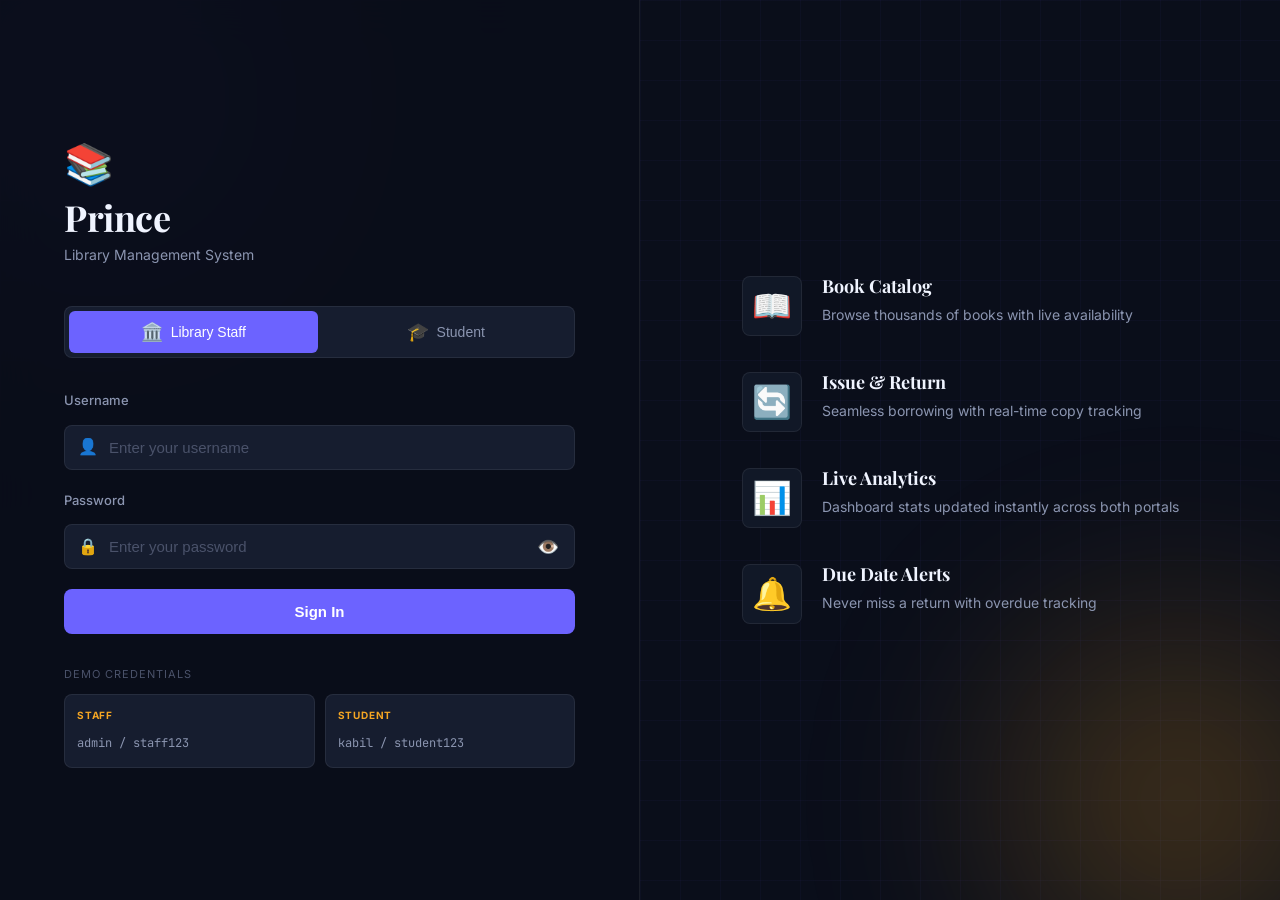
<file: library-management/frontend/index.html>
<!DOCTYPE html>
<html lang="en">
<head>
  <meta charset="UTF-8" />
  <meta name="viewport" content="width=device-width, initial-scale=1.0" />
  <title>Prince — Library Management</title>
  <link rel="stylesheet" href="css/global.css" />
  <link rel="stylesheet" href="css/login.css" />
  <link rel="preconnect" href="https://fonts.googleapis.com" />
  <link href="https://fonts.googleapis.com/css2?family=Playfair+Display:wght@700;900&family=Inter:wght@300;400;500;600&family=JetBrains+Mono:wght@400;600&display=swap" rel="stylesheet" />
</head>
<body>
  <div class="login-bg">
    <div class="bg-grid"></div>
    <div class="bg-glow glow-1"></div>
    <div class="bg-glow glow-2"></div>
  </div>

  <main class="login-wrap">
    <div class="login-left">
      <div class="brand">
        <span class="brand-icon">📚</span>
        <h1 class="brand-name">Prince</h1>
        <p class="brand-tagline">Library Management System</p>
      </div>
      <div class="role-tabs">
        <button class="role-tab active" data-role="staff">
          <span class="tab-icon">🏛️</span>
          <span>Library Staff</span>
        </button>
        <button class="role-tab" data-role="student">
          <span class="tab-icon">🎓</span>
          <span>Student</span>
        </button>
      </div>

      <form class="login-form" id="loginForm">
        <div class="form-group">
          <label for="username">Username</label>
          <div class="input-wrap">
            <span class="input-icon">👤</span>
            <input type="text" id="username" placeholder="Enter your username" autocomplete="username" />
          </div>
        </div>
        <div class="form-group">
          <label for="password">Password</label>
          <div class="input-wrap">
            <span class="input-icon">🔒</span>
            <input type="password" id="password" placeholder="Enter your password" autocomplete="current-password" />
            <button type="button" class="toggle-pw" id="togglePw">👁️</button>
          </div>
        </div>
        <div class="error-msg" id="errorMsg"></div>
        <button type="submit" class="btn-login" id="loginBtn">
          <span class="btn-text">Sign In</span>
          <span class="btn-loader" style="display:none">⏳</span>
        </button>
      </form>

      <div class="demo-creds">
        <p class="demo-title">Demo Credentials</p>
        <div class="demo-grid">
          <div class="demo-card" data-u="admin" data-p="staff123" data-r="staff">
            <span class="demo-role">Staff</span>
            <code>admin / staff123</code>
          </div>
          <div class="demo-card" data-u="kabil" data-p="student123" data-r="student">
            <span class="demo-role">Student</span>
            <code>kabil / student123</code>
          </div>
        </div>
      </div>
    </div>

    <div class="login-right">
      <div class="feature-list">
        <div class="feature">
          <span class="feature-icon">📖</span>
          <div>
            <h3>Book Catalog</h3>
            <p>Browse thousands of books with live availability</p>
          </div>
        </div>
        <div class="feature">
          <span class="feature-icon">🔄</span>
          <div>
            <h3>Issue & Return</h3>
            <p>Seamless borrowing with real-time copy tracking</p>
          </div>
        </div>
        <div class="feature">
          <span class="feature-icon">📊</span>
          <div>
            <h3>Live Analytics</h3>
            <p>Dashboard stats updated instantly across both portals</p>
          </div>
        </div>
        <div class="feature">
          <span class="feature-icon">🔔</span>
          <div>
            <h3>Due Date Alerts</h3>
            <p>Never miss a return with overdue tracking</p>
          </div>
        </div>
      </div>
    </div>
  </main>

  <script src="js/config.js"></script>
  <script src="js/login.js"></script>
</body>
</html>
</file>
<file: library-management/frontend/css/global.css>
/* ============================================================
   BIBLIOTECA — Global Styles
   Design: Deep navy + warm amber, Playfair Display + Inter
   ============================================================ */

:root {
  /* Palette */
  --bg-deep:    #0A0E1A;
  --bg-card:    #111827;
  --bg-card2:   #161D2F;
  --bg-hover:   #1E2740;
  --border:     rgba(255,255,255,0.07);
  --border-act: rgba(108,99,255,0.45);

  /* Ink */
  --text-pri:   #F0F4FF;
  --text-sec:   #8B95B0;
  --text-mute:  #4A526A;

  /* Brand */
  --amber:      #F5A623;
  --amber-soft: rgba(245,166,35,0.12);
  --purple:     #6C63FF;
  --purple-soft:rgba(108,99,255,0.12);
  --green:      #00C9A7;
  --red:        #FC5C65;

  /* Sidebar */
  --sb-w:       260px;

  /* Misc */
  --radius:     14px;
  --radius-sm:  8px;
  --shadow:     0 4px 24px rgba(0,0,0,0.4);
  --shadow-lg:  0 8px 40px rgba(0,0,0,0.6);
  --trans:      0.2s ease;
}

*, *::before, *::after { box-sizing: border-box; margin: 0; padding: 0; }

html { scroll-behavior: smooth; }

body {
  font-family: 'Inter', system-ui, sans-serif;
  background: var(--bg-deep);
  color: var(--text-pri);
  line-height: 1.6;
  min-height: 100vh;
  -webkit-font-smoothing: antialiased;
}

/* ── SCROLLBAR ────────────────────────────────────────────── */
::-webkit-scrollbar { width: 6px; height: 6px; }
::-webkit-scrollbar-track { background: transparent; }
::-webkit-scrollbar-thumb { background: var(--border-act); border-radius: 99px; }

/* ── TYPOGRAPHY ───────────────────────────────────────────── */
h1,h2,h3 { font-family: 'Playfair Display', serif; line-height: 1.2; }

/* ── BUTTONS ──────────────────────────────────────────────── */
.btn {
  display: inline-flex;
  align-items: center;
  gap: 6px;
  padding: 8px 18px;
  border-radius: var(--radius-sm);
  border: 1px solid var(--border);
  background: var(--bg-card2);
  color: var(--text-pri);
  font-size: 14px;
  font-weight: 500;
  cursor: pointer;
  transition: var(--trans);
  white-space: nowrap;
}
.btn:hover { background: var(--bg-hover); border-color: var(--border-act); }

.btn-primary {
  background: var(--purple);
  border-color: var(--purple);
  color: #fff;
}
.btn-primary:hover { background: #5a52e0; border-color: #5a52e0; filter: brightness(1.1); }

.btn-danger {
  background: transparent;
  border-color: var(--red);
  color: var(--red);
}
.btn-danger:hover { background: rgba(252,92,101,0.12); }

.btn-success {
  background: transparent;
  border-color: var(--green);
  color: var(--green);
}
.btn-success:hover { background: rgba(0,201,167,0.12); }

.btn-amber {
  background: var(--amber);
  border-color: var(--amber);
  color: #000;
}
.btn-amber:hover { filter: brightness(1.1); }

.btn-sm { padding: 5px 12px; font-size: 13px; }
.btn-block { width: 100%; justify-content: center; padding: 12px; }

/* ── CARD ─────────────────────────────────────────────────── */
.card {
  background: var(--bg-card);
  border: 1px solid var(--border);
  border-radius: var(--radius);
  padding: 24px;
}

/* ── FORMS ────────────────────────────────────────────────── */
.form-group { display: flex; flex-direction: column; gap: 6px; margin-bottom: 16px; }
.form-group label { font-size: 13px; color: var(--text-sec); font-weight: 500; }
.form-input {
  background: var(--bg-card2);
  border: 1px solid var(--border);
  border-radius: var(--radius-sm);
  color: var(--text-pri);
  padding: 10px 14px;
  font-size: 14px;
  font-family: inherit;
  transition: var(--trans);
  outline: none;
  width: 100%;
}
.form-input:focus { border-color: var(--purple); box-shadow: 0 0 0 3px var(--purple-soft); }
.form-input::placeholder { color: var(--text-mute); }
textarea.form-input { resize: vertical; min-height: 80px; }

.form-row { display: grid; grid-template-columns: 1fr 1fr; gap: 16px; }
@media (max-width: 600px) { .form-row { grid-template-columns: 1fr; } }

/* ── TABLE ────────────────────────────────────────────────── */
.table-wrap { overflow-x: auto; border-radius: var(--radius-sm); border: 1px solid var(--border); }
.data-table { width: 100%; border-collapse: collapse; font-size: 14px; }
.data-table th {
  background: var(--bg-card2);
  padding: 12px 16px;
  text-align: left;
  font-size: 12px;
  font-weight: 600;
  text-transform: uppercase;
  letter-spacing: .6px;
  color: var(--text-sec);
  border-bottom: 1px solid var(--border);
  white-space: nowrap;
}
.data-table td {
  padding: 12px 16px;
  border-bottom: 1px solid var(--border);
  color: var(--text-pri);
  vertical-align: middle;
}
.data-table tr:last-child td { border-bottom: none; }
.data-table tbody tr:hover { background: var(--bg-hover); }
.loading-row { text-align: center; color: var(--text-mute); padding: 32px !important; }

/* ── BADGES ───────────────────────────────────────────────── */
.badge {
  display: inline-block;
  padding: 3px 10px;
  border-radius: 99px;
  font-size: 11px;
  font-weight: 600;
  letter-spacing: .4px;
  text-transform: uppercase;
}
.badge-green  { background: rgba(0,201,167,.15);  color: var(--green); }
.badge-red    { background: rgba(252,92,101,.15); color: var(--red);   }
.badge-amber  { background: rgba(245,166,35,.15); color: var(--amber); }
.badge-purple { background: var(--purple-soft);   color: var(--purple);}
.badge-gray   { background: rgba(255,255,255,.06);color: var(--text-sec);}

/* ── TOAST ────────────────────────────────────────────────── */
.toast-container {
  position: fixed;
  bottom: 24px;
  right: 24px;
  display: flex;
  flex-direction: column;
  gap: 10px;
  z-index: 9999;
}
.toast {
  display: flex;
  align-items: center;
  gap: 10px;
  background: var(--bg-card2);
  border: 1px solid var(--border);
  border-radius: var(--radius-sm);
  padding: 14px 18px;
  font-size: 14px;
  box-shadow: var(--shadow);
  animation: slideIn .3s ease;
  min-width: 240px;
  max-width: 360px;
}
.toast.success { border-left: 3px solid var(--green); }
.toast.error   { border-left: 3px solid var(--red);   }
.toast.info    { border-left: 3px solid var(--purple); }
@keyframes slideIn { from { opacity:0; transform:translateX(40px); } to { opacity:1; transform:none; } }

/* ── MODAL ────────────────────────────────────────────────── */
.modal-overlay {
  position: fixed; inset: 0;
  background: rgba(0,0,0,.7);
  backdrop-filter: blur(4px);
  display: none;
  align-items: center;
  justify-content: center;
  z-index: 9000;
  padding: 20px;
}
.modal-overlay.open { display: flex; }
.modal {
  background: var(--bg-card);
  border: 1px solid var(--border);
  border-radius: var(--radius);
  width: 100%;
  max-width: 560px;
  box-shadow: var(--shadow-lg);
  animation: modalIn .25s ease;
}
@keyframes modalIn { from { opacity:0; transform:scale(.95); } to { opacity:1; transform:scale(1); } }
.modal-header {
  display: flex;
  align-items: center;
  justify-content: space-between;
  padding: 20px 24px;
  border-bottom: 1px solid var(--border);
}
.modal-header h3 { font-size: 20px; }
.modal-close {
  background: none; border: none;
  color: var(--text-sec); font-size: 18px;
  cursor: pointer; padding: 4px 8px;
  border-radius: 6px;
  transition: var(--trans);
}
.modal-close:hover { background: var(--bg-hover); color: var(--text-pri); }
.modal-body { padding: 24px; }
.modal-footer {
  display: flex;
  justify-content: flex-end;
  gap: 12px;
  padding: 16px 24px;
  border-top: 1px solid var(--border);
}

.form-msg { font-size: 13px; padding: 8px 12px; border-radius: 6px; display: none; margin-top: 8px; }
.form-msg.error   { display: block; background: rgba(252,92,101,.12); color: var(--red); }
.form-msg.success { display: block; background: rgba(0,201,167,.12);  color: var(--green); }

/* ── COPY PILL ────────────────────────────────────────────── */
.copy-pill {
  display: inline-flex;
  align-items: center;
  gap: 4px;
  font-size: 12px;
  font-weight: 600;
  padding: 2px 8px;
  border-radius: 99px;
  font-family: 'JetBrains Mono', monospace;
}
.copy-pill.ok   { background: rgba(0,201,167,.12); color: var(--green); }
.copy-pill.out  { background: rgba(252,92,101,.12); color: var(--red); }
.copy-pill.low  { background: rgba(245,166,35,.12); color: var(--amber); }
</file>
<file: library-management/frontend/css/login.css>
/* ── LOGIN PAGE ─────────────────────────────────────────────── */

.login-bg {
  position: fixed; inset: 0; z-index: 0;
  overflow: hidden;
}
.bg-grid {
  position: absolute; inset: 0;
  background-image:
    linear-gradient(rgba(108,99,255,.04) 1px, transparent 1px),
    linear-gradient(90deg, rgba(108,99,255,.04) 1px, transparent 1px);
  background-size: 40px 40px;
}
.bg-glow {
  position: absolute;
  border-radius: 50%;
  filter: blur(100px);
  opacity: .35;
}
.glow-1 {
  width: 600px; height: 600px;
  background: radial-gradient(circle, #6C63FF 0%, transparent 70%);
  top: -200px; left: -200px;
}
.glow-2 {
  width: 500px; height: 500px;
  background: radial-gradient(circle, #F5A623 0%, transparent 70%);
  bottom: -150px; right: -150px;
}

.login-wrap {
  position: relative; z-index: 1;
  min-height: 100vh;
  display: grid;
  grid-template-columns: 1fr 1fr;
  gap: 0;
}
@media (max-width: 900px) {
  .login-wrap { grid-template-columns: 1fr; }
  .login-right { display: none; }
}

/* LEFT PANEL */
.login-left {
  display: flex;
  flex-direction: column;
  justify-content: center;
  padding: 60px 64px;
  background: rgba(10,14,26,.92);
  backdrop-filter: blur(20px);
  border-right: 1px solid var(--border);
}
@media (max-width: 600px) { .login-left { padding: 40px 28px; } }

.brand { margin-bottom: 40px; }
.brand-icon { font-size: 40px; }
.brand-name {
  font-size: 36px;
  font-family: 'Playfair Display', serif;
  color: var(--text-pri);
  letter-spacing: -.5px;
}
.brand-tagline { color: var(--text-sec); font-size: 14px; margin-top: 4px; }

/* ROLE TABS */
.role-tabs {
  display: flex;
  background: var(--bg-card2);
  border: 1px solid var(--border);
  border-radius: var(--radius-sm);
  padding: 4px;
  gap: 4px;
  margin-bottom: 32px;
}
.role-tab {
  flex: 1;
  display: flex;
  align-items: center;
  justify-content: center;
  gap: 8px;
  padding: 10px 16px;
  border-radius: 6px;
  border: none;
  background: transparent;
  color: var(--text-sec);
  font-size: 14px;
  font-weight: 500;
  cursor: pointer;
  transition: var(--trans);
}
.role-tab.active {
  background: var(--purple);
  color: #fff;
}
.tab-icon { font-size: 18px; }

/* FORM */
.login-form { margin-bottom: 32px; }

.form-group { margin-bottom: 20px; }
.form-group label {
  display: block;
  font-size: 13px;
  font-weight: 500;
  color: var(--text-sec);
  margin-bottom: 8px;
}
.input-wrap {
  position: relative;
  display: flex;
  align-items: center;
}
.input-icon {
  position: absolute;
  left: 14px;
  font-size: 16px;
  pointer-events: none;
  z-index: 1;
}
.input-wrap input {
  width: 100%;
  background: var(--bg-card2);
  border: 1px solid var(--border);
  border-radius: var(--radius-sm);
  color: var(--text-pri);
  padding: 13px 44px 13px 44px;
  font-size: 15px;
  transition: var(--trans);
  outline: none;
}
.input-wrap input:focus {
  border-color: var(--purple);
  box-shadow: 0 0 0 3px var(--purple-soft);
}
.input-wrap input::placeholder { color: var(--text-mute); }

.toggle-pw {
  position: absolute; right: 12px;
  background: none; border: none;
  font-size: 18px; cursor: pointer;
  color: var(--text-sec);
  padding: 4px;
}

.error-msg {
  font-size: 13px;
  color: var(--red);
  background: rgba(252,92,101,.1);
  border-radius: 6px;
  padding: 10px 14px;
  margin-bottom: 16px;
  display: none;
}
.error-msg.visible { display: block; }

.btn-login {
  width: 100%;
  padding: 14px;
  background: var(--purple);
  border: none;
  border-radius: var(--radius-sm);
  color: #fff;
  font-size: 15px;
  font-weight: 600;
  cursor: pointer;
  transition: var(--trans);
  display: flex;
  align-items: center;
  justify-content: center;
  gap: 8px;
}
.btn-login:hover { background: #5a52e0; transform: translateY(-1px); box-shadow: 0 6px 24px rgba(108,99,255,.4); }
.btn-login:active { transform: none; }

/* DEMO CREDS */
.demo-creds {}
.demo-title {
  font-size: 11px;
  text-transform: uppercase;
  letter-spacing: 1px;
  color: var(--text-mute);
  margin-bottom: 10px;
}
.demo-grid { display: grid; grid-template-columns: 1fr 1fr; gap: 10px; }
.demo-card {
  background: var(--bg-card2);
  border: 1px solid var(--border);
  border-radius: var(--radius-sm);
  padding: 12px;
  cursor: pointer;
  transition: var(--trans);
}
.demo-card:hover { border-color: var(--border-act); background: var(--bg-hover); }
.demo-role {
  display: block;
  font-size: 10px;
  font-weight: 700;
  text-transform: uppercase;
  letter-spacing: .8px;
  color: var(--amber);
  margin-bottom: 6px;
}
.demo-card code { font-size: 12px; color: var(--text-sec); font-family: 'JetBrains Mono', monospace; }

/* RIGHT PANEL */
.login-right {
  display: flex;
  align-items: center;
  justify-content: center;
  padding: 60px 64px;
}
.feature-list { display: flex; flex-direction: column; gap: 36px; }
.feature {
  display: flex;
  align-items: flex-start;
  gap: 20px;
}
.feature-icon {
  font-size: 32px;
  background: var(--bg-card);
  border: 1px solid var(--border);
  border-radius: var(--radius-sm);
  width: 60px; height: 60px;
  display: flex; align-items: center; justify-content: center;
  flex-shrink: 0;
}
.feature h3 {
  font-size: 18px;
  font-family: 'Playfair Display', serif;
  margin-bottom: 6px;
  color: var(--text-pri);
}
.feature p { color: var(--text-sec); font-size: 14px; }
</file>
<file: library-management/frontend/css/dashboard.css>
/* ============================================================
   BIBLIOTECA — Dashboard Styles
   ============================================================ */

/* ── LAYOUT ───────────────────────────────────────────────── */
body { display: flex; min-height: 100vh; }

.sidebar {
  position: fixed;
  left: 0; top: 0; bottom: 0;
  width: var(--sb-w);
  background: var(--bg-card);
  border-right: 1px solid var(--border);
  display: flex;
  flex-direction: column;
  z-index: 500;
  transition: transform .3s ease;
}
@media (max-width: 900px) {
  .sidebar { transform: translateX(-100%); }
  .sidebar.open { transform: none; box-shadow: var(--shadow-lg); }
}

.sidebar-header {
  display: flex;
  align-items: center;
  gap: 12px;
  padding: 20px 20px 16px;
  border-bottom: 1px solid var(--border);
}
.sidebar-logo { font-size: 28px; }
.sidebar-brand { font-family: 'Playfair Display', serif; font-size: 18px; }
.sidebar-sub   { font-size: 11px; color: var(--amber); font-weight: 600; text-transform: uppercase; letter-spacing: .6px; }
.sidebar-close { margin-left: auto; background: none; border: none; color: var(--text-sec); cursor: pointer; font-size: 18px; display: none; }
@media (max-width: 900px) { .sidebar-close { display: block; } }

.sidebar-nav {
  flex: 1;
  padding: 16px 12px;
  display: flex;
  flex-direction: column;
  gap: 4px;
  overflow-y: auto;
}
.nav-link {
  display: flex;
  align-items: center;
  gap: 12px;
  padding: 11px 14px;
  border-radius: var(--radius-sm);
  color: var(--text-sec);
  text-decoration: none;
  font-size: 14px;
  font-weight: 500;
  transition: var(--trans);
}
.nav-link:hover { background: var(--bg-hover); color: var(--text-pri); }
.nav-link.active { background: var(--purple-soft); color: var(--purple); }
.nav-icon { font-size: 18px; width: 22px; text-align: center; }

.sidebar-footer {
  padding: 16px;
  border-top: 1px solid var(--border);
  display: flex;
  flex-direction: column;
  gap: 12px;
}
.user-badge {
  display: flex;
  align-items: center;
  gap: 10px;
}
.user-avatar {
  width: 36px; height: 36px;
  border-radius: 50%;
  background: var(--purple);
  color: #fff;
  font-weight: 700;
  display: flex;
  align-items: center;
  justify-content: center;
  font-size: 14px;
  flex-shrink: 0;
}
.user-name { font-size: 14px; font-weight: 600; }
.user-role { font-size: 11px; color: var(--text-sec); }

.btn-logout {
  width: 100%;
  padding: 9px;
  background: rgba(252,92,101,.08);
  border: 1px solid rgba(252,92,101,.2);
  border-radius: var(--radius-sm);
  color: var(--red);
  font-size: 13px;
  font-weight: 500;
  cursor: pointer;
  transition: var(--trans);
}
.btn-logout:hover { background: rgba(252,92,101,.15); }

/* ── MAIN ─────────────────────────────────────────────────── */
.layout {
  margin-left: var(--sb-w);
  flex: 1;
  display: flex;
  flex-direction: column;
  min-height: 100vh;
}
@media (max-width: 900px) { .layout { margin-left: 0; } }

.topbar {
  position: sticky; top: 0; z-index: 200;
  height: 60px;
  background: rgba(10,14,26,.92);
  backdrop-filter: blur(12px);
  border-bottom: 1px solid var(--border);
  display: flex;
  align-items: center;
  gap: 16px;
  padding: 0 24px;
}
.hamburger {
  display: none;
  background: none; border: none;
  color: var(--text-pri); font-size: 22px;
  cursor: pointer;
}
@media (max-width: 900px) { .hamburger { display: block; } }

.topbar-title {
  font-family: 'Playfair Display', serif;
  font-size: 20px;
  flex: 1;
}
.topbar-date { font-size: 12px; color: var(--text-mute); font-family: 'JetBrains Mono', monospace; }

/* ── CONTENT ──────────────────────────────────────────────── */
.content { flex: 1; padding: 28px 28px 48px; }
@media (max-width: 600px) { .content { padding: 20px 16px 40px; } }

/* ── SECTIONS ─────────────────────────────────────────────── */
.section { display: none; }
.section.active { display: block; animation: fadeIn .3s ease; }
@keyframes fadeIn { from { opacity:0; transform:translateY(8px); } to { opacity:1; transform:none; } }

.section-header {
  display: flex;
  align-items: center;
  justify-content: space-between;
  margin-bottom: 24px;
  flex-wrap: wrap;
  gap: 12px;
}
.section-title { font-size: 28px; }

.subsection-title {
  font-size: 16px;
  font-weight: 600;
  margin-bottom: 16px;
  color: var(--text-sec);
}

.recent-section { margin-top: 32px; }

/* ── STAT GRID ────────────────────────────────────────────── */
.stat-grid {
  display: grid;
  grid-template-columns: repeat(auto-fill, minmax(180px, 1fr));
  gap: 16px;
  margin-bottom: 8px;
}
.stat-card {
  background: var(--bg-card);
  border: 1px solid var(--border);
  border-radius: var(--radius);
  padding: 22px;
  position: relative;
  overflow: hidden;
  transition: var(--trans);
}
.stat-card::before {
  content: '';
  position: absolute;
  top: 0; left: 0; right: 0;
  height: 3px;
  background: var(--accent, var(--purple));
}
.stat-card:hover { border-color: rgba(255,255,255,.12); transform: translateY(-2px); }
.stat-icon { font-size: 26px; margin-bottom: 12px; }
.stat-val {
  font-family: 'Playfair Display', serif;
  font-size: 36px;
  font-weight: 900;
  line-height: 1;
  margin-bottom: 6px;
  color: var(--accent, var(--purple));
}
.stat-label { font-size: 12px; color: var(--text-sec); font-weight: 500; text-transform: uppercase; letter-spacing: .6px; }

/* ── FILTER BAR ───────────────────────────────────────────── */
.filter-bar {
  display: flex;
  gap: 12px;
  margin-bottom: 20px;
  flex-wrap: wrap;
}
.search-wrap {
  position: relative;
  flex: 1;
  min-width: 200px;
}
.search-icon {
  position: absolute; left: 12px; top: 50%;
  transform: translateY(-50%);
  font-size: 16px; pointer-events: none;
}
.search-input {
  width: 100%;
  background: var(--bg-card);
  border: 1px solid var(--border);
  border-radius: var(--radius-sm);
  color: var(--text-pri);
  padding: 10px 14px 10px 38px;
  font-size: 14px;
  outline: none;
  transition: var(--trans);
}
.search-input:focus { border-color: var(--purple); box-shadow: 0 0 0 3px var(--purple-soft); }
.search-input::placeholder { color: var(--text-mute); }

.select-input {
  background: var(--bg-card);
  border: 1px solid var(--border);
  border-radius: var(--radius-sm);
  color: var(--text-pri);
  padding: 10px 14px;
  font-size: 14px;
  outline: none;
  cursor: pointer;
  transition: var(--trans);
  min-width: 160px;
}
.select-input:focus { border-color: var(--purple); }
.select-input option { background: var(--bg-card2); }

/* ── ISSUE LAYOUT ─────────────────────────────────────────── */
.issue-layout {
  display: grid;
  grid-template-columns: 380px 1fr;
  gap: 24px;
  align-items: start;
}
@media (max-width: 1000px) { .issue-layout { grid-template-columns: 1fr; } }

.issue-form-card h3, .card h3 {
  font-size: 18px;
  margin-bottom: 20px;
  padding-bottom: 14px;
  border-bottom: 1px solid var(--border);
}

/* ── AUTOCOMPLETE ─────────────────────────────────────────── */
.autocomplete-list {
  background: var(--bg-card2);
  border: 1px solid var(--border);
  border-radius: var(--radius-sm);
  margin-top: 4px;
  display: none;
  max-height: 200px;
  overflow-y: auto;
}
.autocomplete-list.open { display: block; }
.ac-item {
  padding: 10px 14px;
  font-size: 14px;
  cursor: pointer;
  transition: var(--trans);
  display: flex;
  justify-content: space-between;
  align-items: center;
}
.ac-item:hover { background: var(--bg-hover); }
.ac-item-sub { font-size: 12px; color: var(--text-sec); }

.selected-chip {
  display: inline-flex;
  align-items: center;
  gap: 8px;
  background: var(--purple-soft);
  border: 1px solid var(--border-act);
  border-radius: 99px;
  padding: 6px 14px;
  font-size: 13px;
  margin-bottom: 16px;
  color: var(--purple);
}
.chip-remove {
  cursor: pointer;
  font-size: 14px;
  opacity: .6;
}
.chip-remove:hover { opacity: 1; }

/* ── BOOK CARDS ───────────────────────────────────────────── */
.book-cards-grid {
  display: grid;
  grid-template-columns: repeat(auto-fill, minmax(280px, 1fr));
  gap: 16px;
}
.book-card {
  background: var(--bg-card);
  border: 1px solid var(--border);
  border-radius: var(--radius);
  padding: 20px;
  display: flex;
  flex-direction: column;
  gap: 12px;
  transition: var(--trans);
  position: relative;
  overflow: hidden;
}
.book-card::before {
  content: '';
  position: absolute;
  top: 0; left: 0; width: 4px; bottom: 0;
  background: var(--card-accent, var(--purple));
  border-radius: 4px 0 0 4px;
}
.book-card:hover { border-color: rgba(255,255,255,.12); transform: translateY(-2px); box-shadow: var(--shadow); }

.book-card-top { display: flex; justify-content: space-between; align-items: flex-start; gap: 8px; }
.book-category {
  font-size: 10px;
  font-weight: 700;
  text-transform: uppercase;
  letter-spacing: .8px;
  color: var(--amber);
  background: var(--amber-soft);
  padding: 3px 8px;
  border-radius: 99px;
}
.book-title {
  font-family: 'Playfair Display', serif;
  font-size: 16px;
  line-height: 1.3;
  color: var(--text-pri);
}
.book-author { font-size: 13px; color: var(--text-sec); }
.book-desc { font-size: 12px; color: var(--text-mute); line-height: 1.5; }

.book-copies-row {
  display: flex;
  gap: 8px;
  align-items: center;
  flex-wrap: wrap;
}

.book-card-footer { margin-top: auto; display: flex; gap: 8px; flex-wrap: wrap; align-items: center; }

/* ── OVERDUE ──────────────────────────────────────────────── */
.overdue-tag {
  font-size: 11px;
  font-weight: 700;
  padding: 2px 8px;
  border-radius: 99px;
  background: rgba(252,92,101,.15);
  color: var(--red);
}

/* ── DUE CARD (student) ───────────────────────────────────── */
.due-card {
  background: var(--bg-card);
  border: 1px solid var(--border);
  border-radius: var(--radius);
  padding: 18px;
  display: flex;
  align-items: center;
  gap: 16px;
  transition: var(--trans);
}
.due-card.overdue { border-color: rgba(252,92,101,.3); }
.due-book-icon {
  font-size: 32px;
  background: var(--bg-card2);
  width: 52px; height: 52px;
  border-radius: var(--radius-sm);
  display: flex; align-items: center; justify-content: center;
  flex-shrink: 0;
}
.due-info { flex: 1; }
.due-title { font-weight: 600; font-size: 15px; margin-bottom: 4px; }
.due-author { font-size: 12px; color: var(--text-sec); margin-bottom: 8px; }
.due-dates { display: flex; gap: 12px; flex-wrap: wrap; }
.due-date-item { font-size: 12px; color: var(--text-mute); }
.due-date-item strong { color: var(--text-sec); display: block; font-size: 11px; text-transform: uppercase; letter-spacing: .4px; }

/* ── ACTION BUTTONS in TABLE ──────────────────────────────── */
.action-group { display: flex; gap: 6px; flex-wrap: wrap; }

/* ── OVERLAY for mobile sidebar ───────────────────────────── */
.sidebar-overlay {
  display: none;
  position: fixed; inset: 0;
  background: rgba(0,0,0,.6);
  z-index: 499;
}
.sidebar-overlay.visible { display: block; }
</file>
